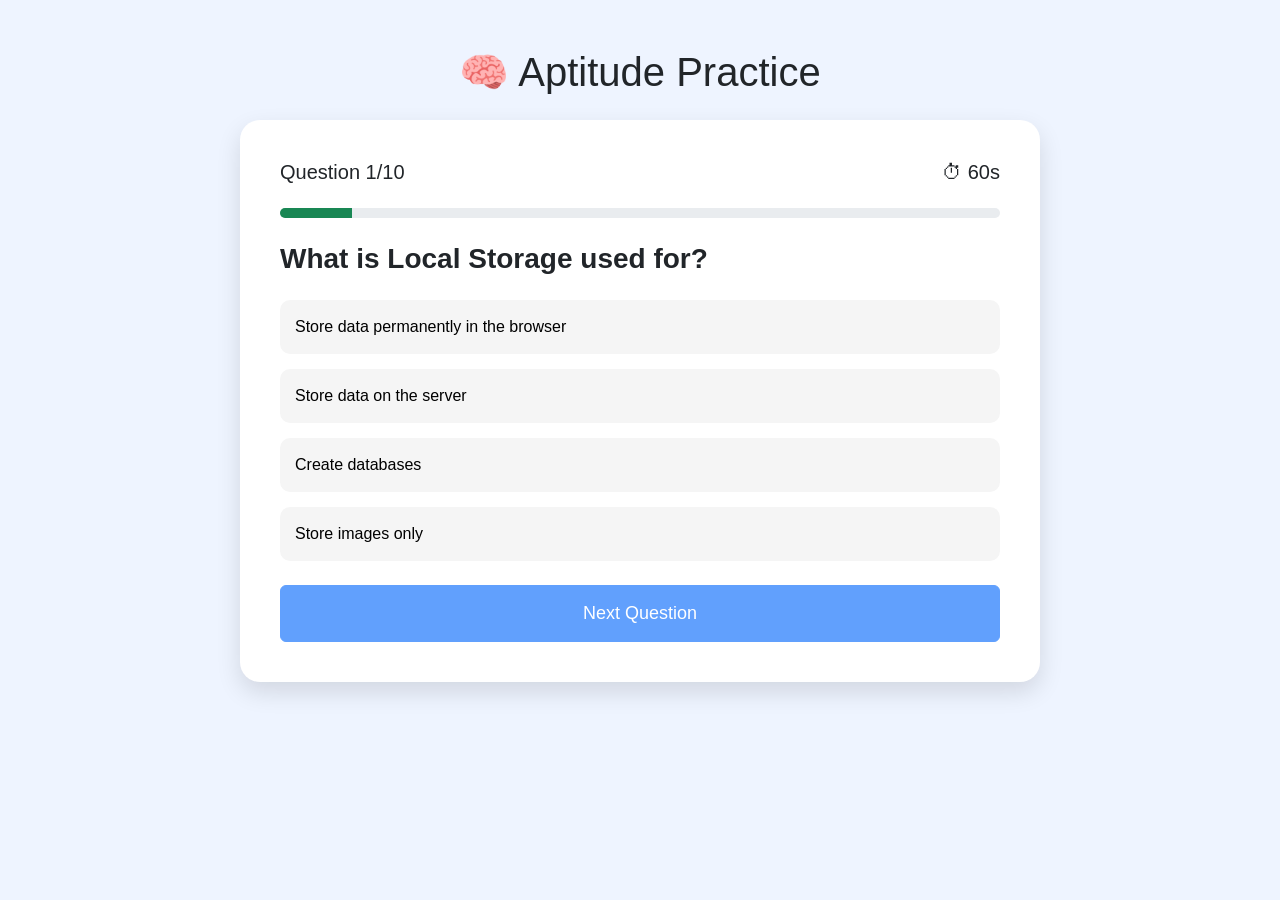
<file: aptitude.html>
<!DOCTYPE html>
<html lang="en">
<head>

<meta charset="UTF-8">
<meta name="viewport" content="width=device-width, initial-scale=1.0">

<title>Aptitude Practice | PlacePro</title>

<link href="https://cdn.jsdelivr.net/npm/bootstrap@5.3.3/dist/css/bootstrap.min.css" rel="stylesheet">

<link rel="stylesheet" href="aptitude.css">

</head>

<body>

<div class="container py-5">

<h1 class="text-center mb-4">
🧠 Aptitude Practice
</h1>

<div class="quiz-box">

<div class="d-flex justify-content-between">

<h5 id="questionNo">
Question 1/10
</h5>

<h5>
⏱ <span id="timer">60</span>s
</h5>

</div>

<div class="progress mt-3">

<div
id="progressBar"
class="progress-bar bg-success"
style="width:10%">

</div>

</div>

<h3 id="question" class="mt-4"></h3>

<div id="options" class="mt-4"></div>

<button
class="btn btn-primary mt-4"
id="nextBtn">

Next Question

</button>

</div>

</div>

<script src="aptitude.js"></script>

</body>
</html>
</file>
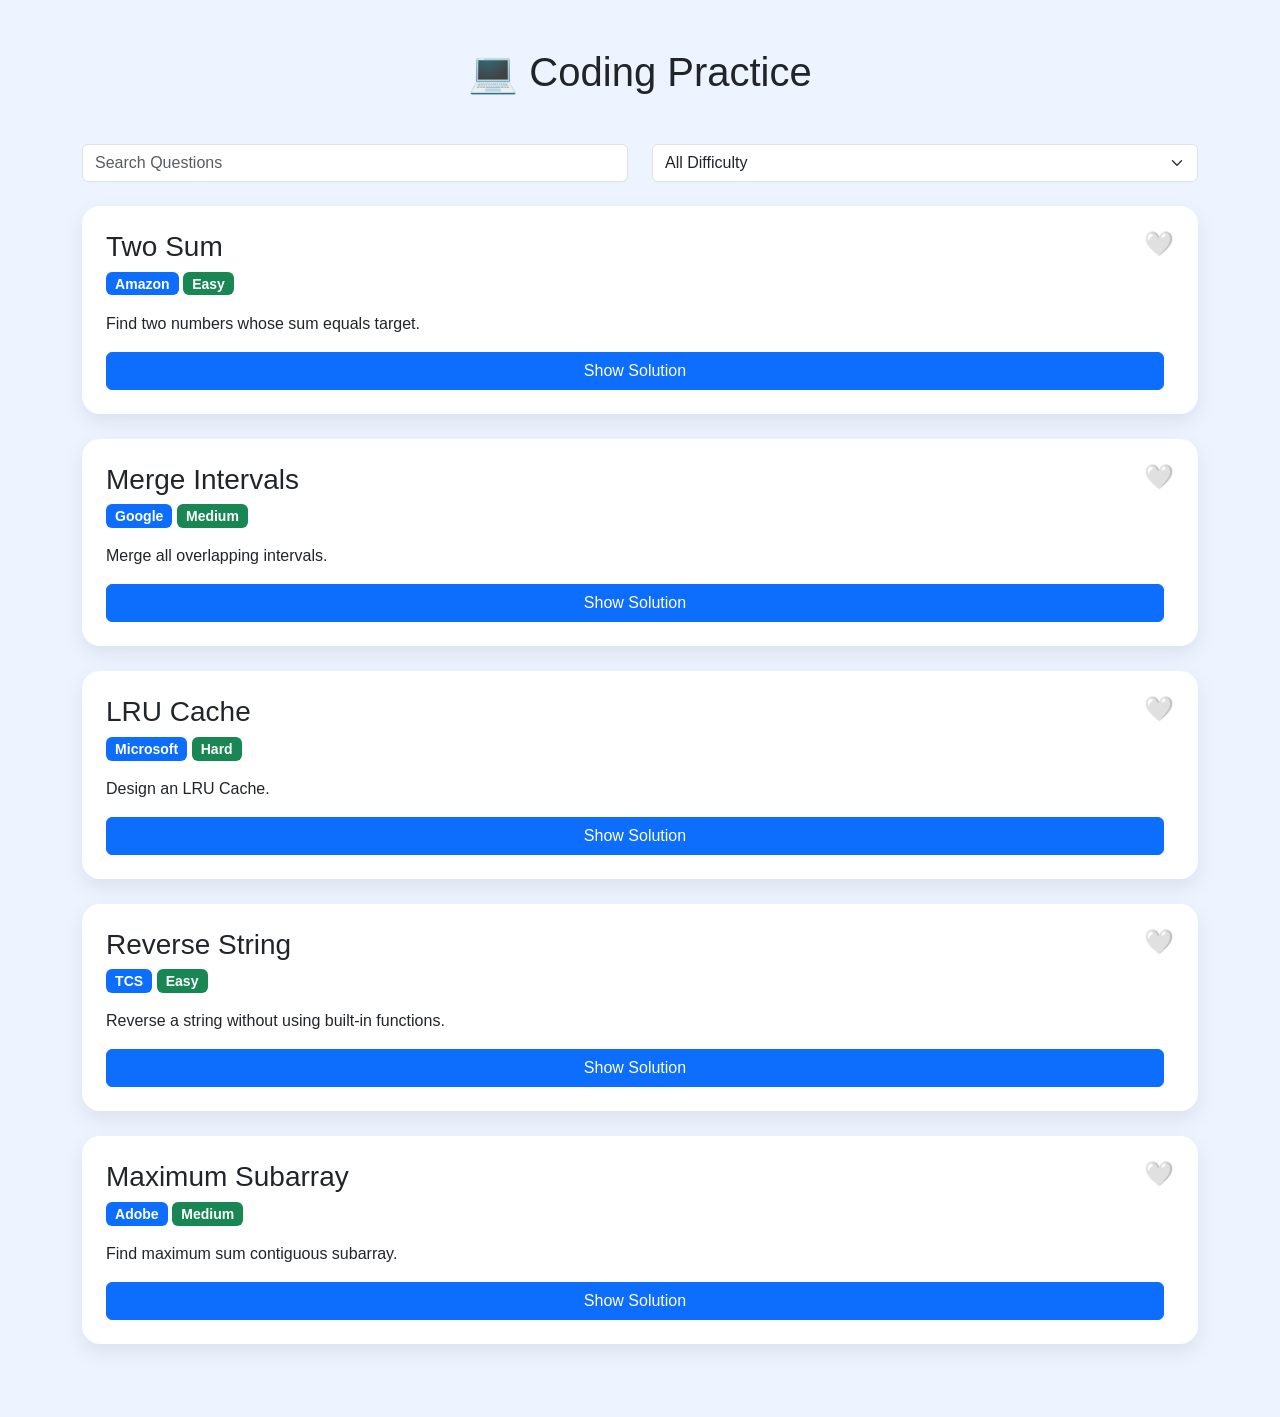
<file: coding.html>
<!DOCTYPE html>
<html lang="en">

<head>

<meta charset="UTF-8">
<meta name="viewport" content="width=device-width, initial-scale=1">

<title>Coding Practice | PlacePro</title>

<link href="https://cdn.jsdelivr.net/npm/bootstrap@5.3.3/dist/css/bootstrap.min.css" rel="stylesheet">

<link rel="stylesheet" href="coding.css">

</head>

<body>

<div class="container py-5">

<h1 class="text-center mb-5">
💻 Coding Practice
</h1>

<div class="row mb-4">

<div class="col-md-6">

<input
type="text"
id="search"
class="form-control"
placeholder="Search Questions">

</div>

<div class="col-md-6">

<select
id="difficulty"
class="form-select">

<option value="All">
All Difficulty
</option>

<option value="Easy">
Easy
</option>

<option value="Medium">
Medium
</option>

<option value="Hard">
Hard
</option>

</select>

</div>

</div>

<div id="questionContainer"></div>

</div>

<script src="coding.js"></script>

</body>

</html>
</file>
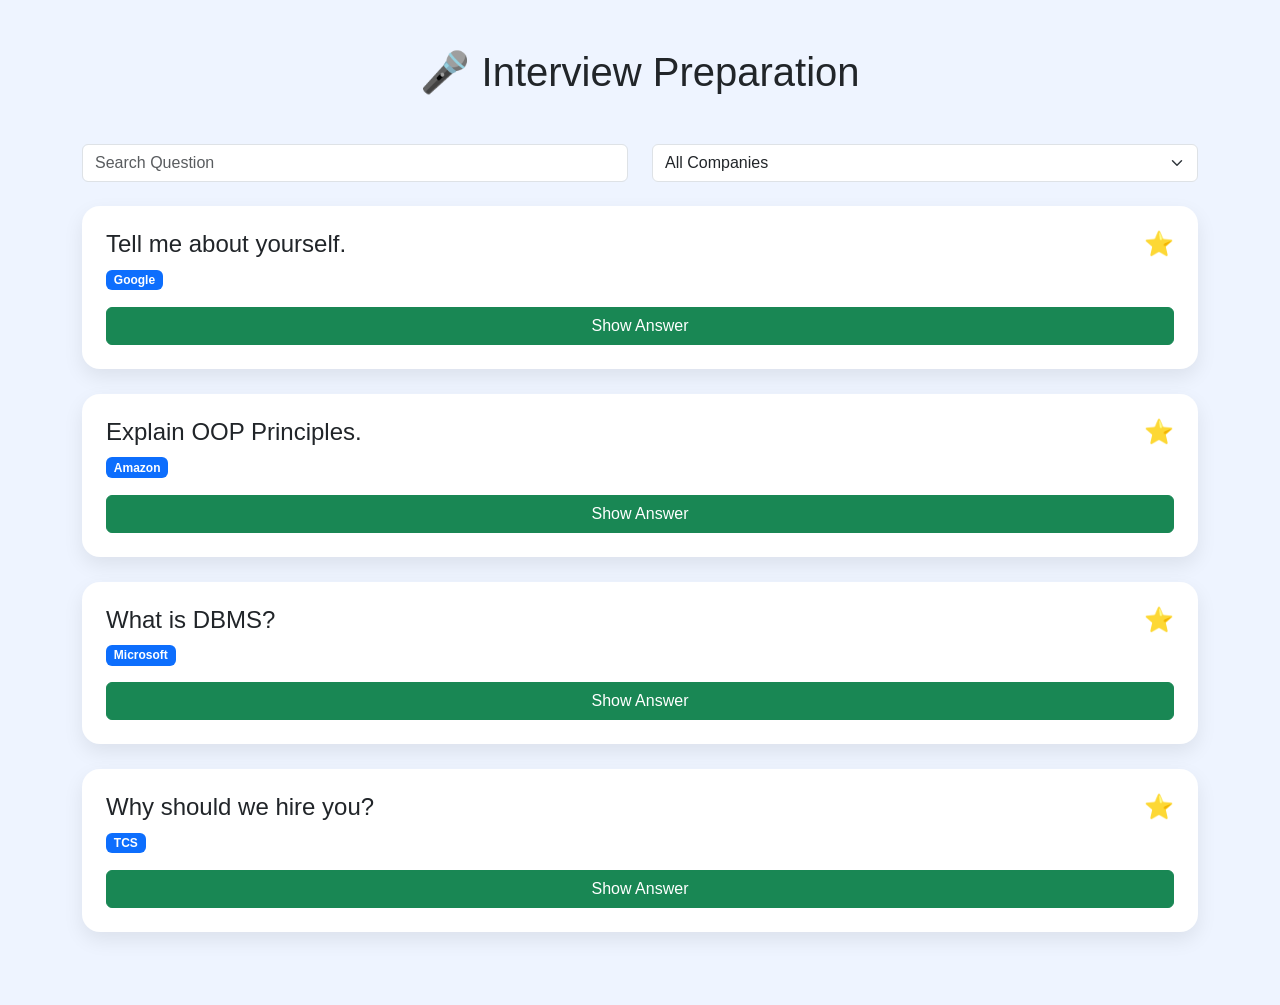
<file: interview.html>
<!DOCTYPE html>
<html lang="en">
<head>

<meta charset="UTF-8">
<meta name="viewport" content="width=device-width, initial-scale=1.0">

<title>Interview Preparation | PlacePro</title>

<link href="https://cdn.jsdelivr.net/npm/bootstrap@5.3.3/dist/css/bootstrap.min.css" rel="stylesheet">

<link rel="stylesheet" href="interview.css">

</head>

<body>

<div class="container py-5">

<h1 class="text-center mb-5">
🎤 Interview Preparation
</h1>

<div class="row mb-4">

<div class="col-md-6">

<input
type="text"
class="form-control"
id="search"
placeholder="Search Question">

</div>

<div class="col-md-6">

<select
id="company"
class="form-select">

<option value="All">
All Companies
</option>

<option>Google</option>
<option>Amazon</option>
<option>Microsoft</option>
<option>TCS</option>

</select>

</div>

</div>

<div id="questionContainer"></div>

</div>

<script src="interview.js"></script>

</body>
</html>
</file>
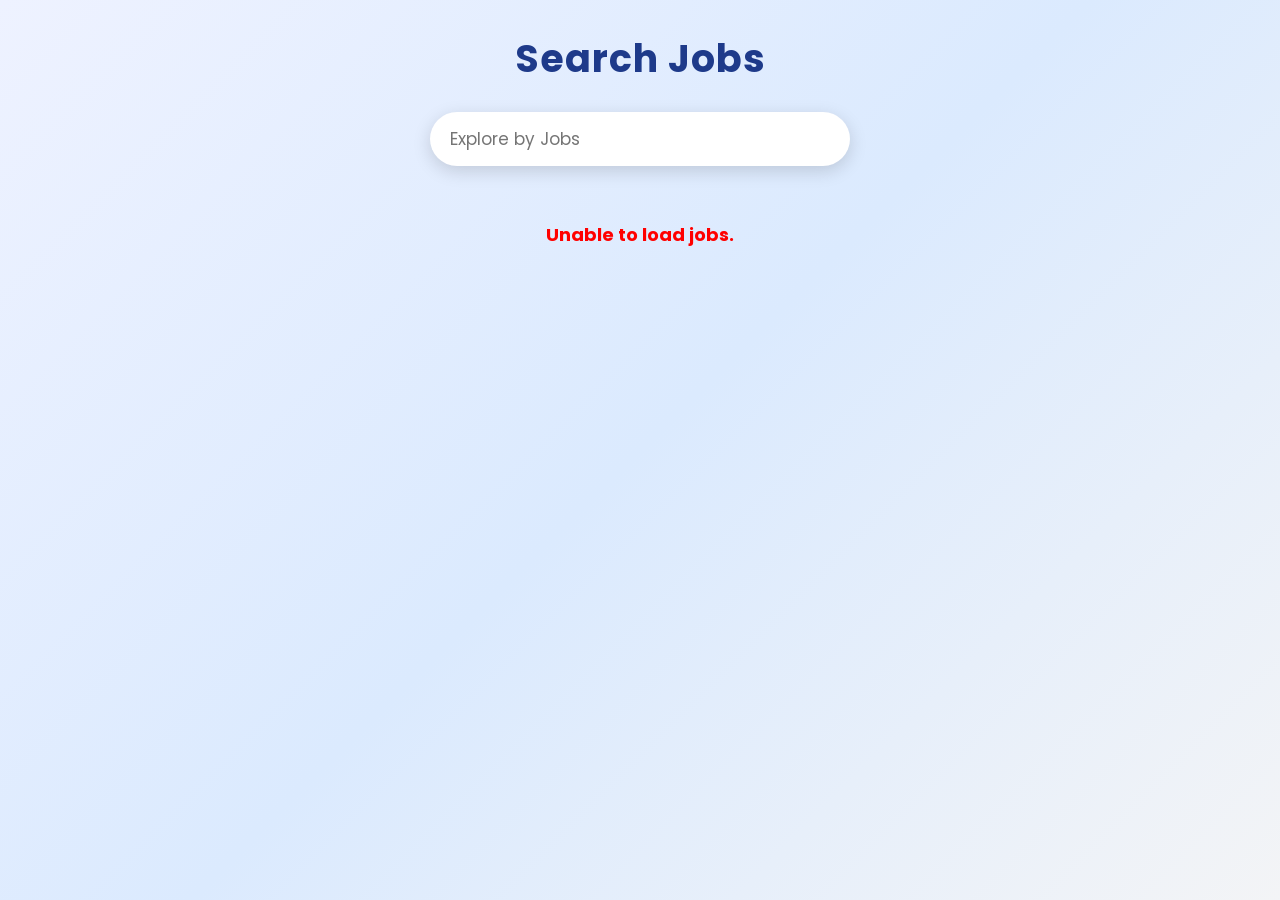
<file: job.html>
<!DOCTYPE html>
<html>
<head>
    <title>Job Listings</title>
    <link rel="stylesheet" href="job.css">
</head>

<body>

    <h2>Search Jobs</h2>

    <input
        type="text"
        id="search"
        placeholder="Explore by Jobs"
        onkeyup="searchUser()"
    >

    <div id="userData"></div>

    <p id="errorMsg"></p>

    <script src="job.js"></script>

</body>
</html>
</file>
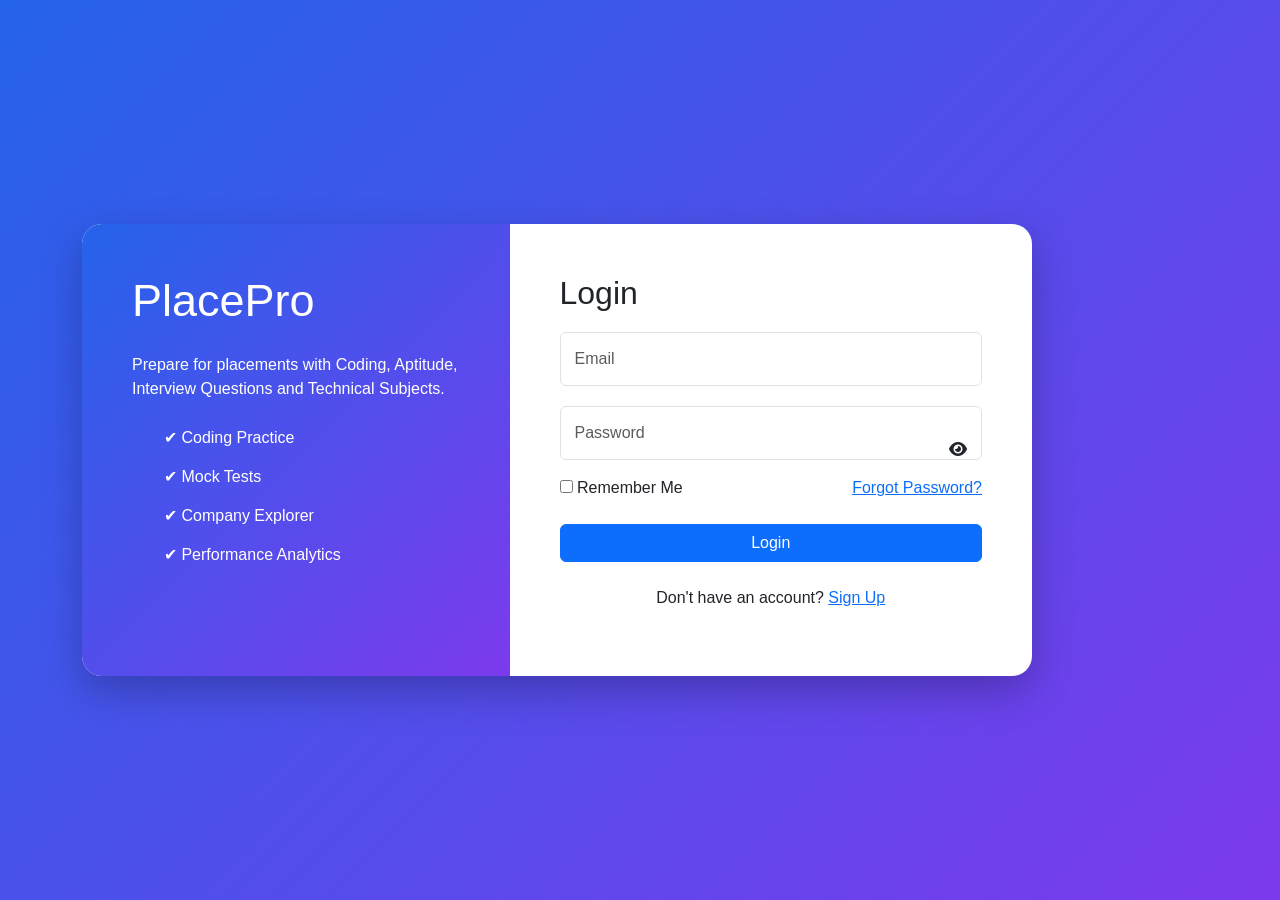
<file: login.html>
<!DOCTYPE html>
<html lang="en">
<head>
    <meta charset="UTF-8">
    <meta name="viewport" content="width=device-width, initial-scale=1.0">
    <title>PlacePro | Login</title>

    <link href="https://cdn.jsdelivr.net/npm/bootstrap@5.3.3/dist/css/bootstrap.min.css" rel="stylesheet">

    <link rel="stylesheet"
    href="https://cdnjs.cloudflare.com/ajax/libs/font-awesome/6.5.2/css/all.min.css">

    <link rel="stylesheet" href="login.css">
</head>
<body>

<div class="container">

<div class="login-container">

<div class="left-panel">

<h1>PlacePro</h1>

<p>
Prepare for placements with Coding, Aptitude,
Interview Questions and Technical Subjects.
</p>

<ul>
<li>✔ Coding Practice</li>
<li>✔ Mock Tests</li>
<li>✔ Company Explorer</li>
<li>✔ Performance Analytics</li>
</ul>

</div>

<div class="right-panel">

<div class="form-box">

<h2 id="formTitle">Login</h2>

<form id="loginForm">

<input type="email"
id="email"
class="form-control"
placeholder="Email"
required>

<div class="password-box">

<input type="password"
id="password"
class="form-control"
placeholder="Password"
required>

<i class="fa-solid fa-eye" id="togglePassword"></i>

</div>

<div class="d-flex justify-content-between mt-3">

<div>

<input type="checkbox">

Remember Me

</div>

<a href="#">Forgot Password?</a>

</div>

<button class="btn btn-primary w-100 mt-4">

Login

</button>

</form>

<p class="mt-4 text-center">

Don't have an account?

<a href="#" id="showSignup">

Sign Up

</a>

</p>

</div>

</div>

</div>

</div>

<script src="login.js"></script>

</body>
</html>
</file>
<file: aptitude.css>
body{

background:#eef4ff;

font-family:Poppins,sans-serif;

}

.quiz-box{

max-width:800px;

margin:auto;

background:white;

padding:40px;

border-radius:20px;

box-shadow:0 10px 25px rgba(0,0,0,.12);

}

.option{

display:block;

width:100%;

padding:15px;

margin-top:15px;

background:#f5f5f5;

border:none;

border-radius:10px;

text-align:left;

transition:.3s;

}

.option:hover{

background:#2563eb;

color:white;

}

.progress{

height:10px;

}

h3{

font-weight:600;

}

#nextBtn{

width:100%;

padding:14px;

font-size:18px;

}
</file>
<file: coding.css>
body{

background:#eef4ff;

font-family:Poppins,sans-serif;

}

.card{

border:none;

border-radius:18px;

box-shadow:0 8px 20px rgba(0,0,0,.08);

margin-bottom:25px;

transition:.3s;

}

.card:hover{

transform:translateY(-6px);

}

.badge{

font-size:14px;

}

.solution{

display:none;

margin-top:15px;

padding:15px;

background:#f7f7f7;

border-left:5px solid #2563eb;

border-radius:8px;

}

.bookmark{

cursor:pointer;

font-size:24px;

float:right;

}

button{

margin-right:10px;

}
</file>
<file: interview.css>
body{

background:#eef4ff;

font-family:Poppins,sans-serif;

}

.card{

border:none;

border-radius:18px;

margin-bottom:25px;

box-shadow:0 8px 20px rgba(0,0,0,.08);

transition:.3s;

}

.card:hover{

transform:translateY(-5px);

}

.answer{

display:none;

margin-top:15px;

padding:15px;

background:#f8f9fa;

border-left:5px solid #2563eb;

border-radius:8px;

}

.favorite{

font-size:24px;

cursor:pointer;

float:right;

}
</file>
<file: job.css>
/* Google Font */
@import url('https://fonts.googleapis.com/css2?family=Poppins:wght@300;400;500;600;700&display=swap');

*{
    margin:0;
    padding:0;
    box-sizing:border-box;
    font-family:'Poppins',sans-serif;
}

body{
    background:linear-gradient(135deg,#eef2ff,#dbeafe,#f3f4f6);
    min-height:100vh;
    padding:30px;
}

/* Heading */

h2{
    text-align:center;
    color:#1e3a8a;
    font-size:38px;
    margin-bottom:25px;
    letter-spacing:1px;
}

/* Search Box */

#search{
    width:420px;
    max-width:90%;
    display:block;
    margin:0 auto 35px;
    padding:14px 20px;
    font-size:17px;
    border:none;
    border-radius:40px;
    background:white;
    box-shadow:0 5px 18px rgba(0,0,0,.15);
    outline:none;
    transition:.3s;
}

#search:focus{
    transform:scale(1.02);
    box-shadow:0 8px 22px rgba(37,99,235,.35);
}

/* Grid */

#userData{
    width:95%;
    margin:auto;

    display:grid;
    grid-template-columns:repeat(auto-fit,minmax(340px,1fr));
    gap:25px;
}

/* Cards */

.card{
    background:white;
    border-radius:18px;
    padding:22px;
    box-shadow:0 8px 18px rgba(0,0,0,.12);
    transition:.35s;
    border-left:7px solid #2563eb;
}

.card:hover{
    transform:translateY(-8px);
    box-shadow:0 18px 30px rgba(0,0,0,.18);
}

.card h3{
    color:#2563eb;
    margin-bottom:15px;
    font-size:24px;
}

.card p{
    margin:10px 0;
    color:#444;
    font-size:17px;
}

.card b{
    color:#111827;
}

#errorMsg{
    margin-top:20px;
    text-align:center;
    color:red;
    font-size:18px;
    font-weight:bold;
}

@media(max-width:600px){

h2{
    font-size:28px;
}

#search{
    width:95%;
}

.card{
    padding:18px;
}

.card h3{
    font-size:20px;
}

}

h3{
    text-align: center;
}
</file>
<file: login.css>
body{
background:linear-gradient(135deg,#2563eb,#7c3aed);
height:100vh;
display:flex;
justify-content:center;
align-items:center;
font-family:Poppins,sans-serif;
}

.login-container{
display:flex;
width:950px;
background:white;
border-radius:20px;
overflow:hidden;
box-shadow:0 15px 40px rgba(0,0,0,.25);
}

.left-panel{
width:45%;
background:linear-gradient(135deg,#2563eb,#7c3aed);
color:white;
padding:50px;
}

.left-panel h1{
font-size:45px;
margin-bottom:25px;
}

.left-panel p{
margin-bottom:25px;
}

.left-panel li{
margin-bottom:15px;
list-style:none;
}

.right-panel{
width:55%;
padding:50px;
display:flex;
align-items:center;
justify-content:center;
}

.form-box{
width:100%;
}

.form-control{
margin-top:20px;
padding:14px;
}
.password-box{
position:relative;
}

.password-box i{
position:absolute;
right:15px;
top:35px;
cursor:pointer;
}

button{
padding:13px;
font-weight:600;
}

@media(max-width:768px){
.login-container{
flex-direction:column;
width:95%;
}
.left-panel,
.right-panel{
width:100%;
}
}
</file>
